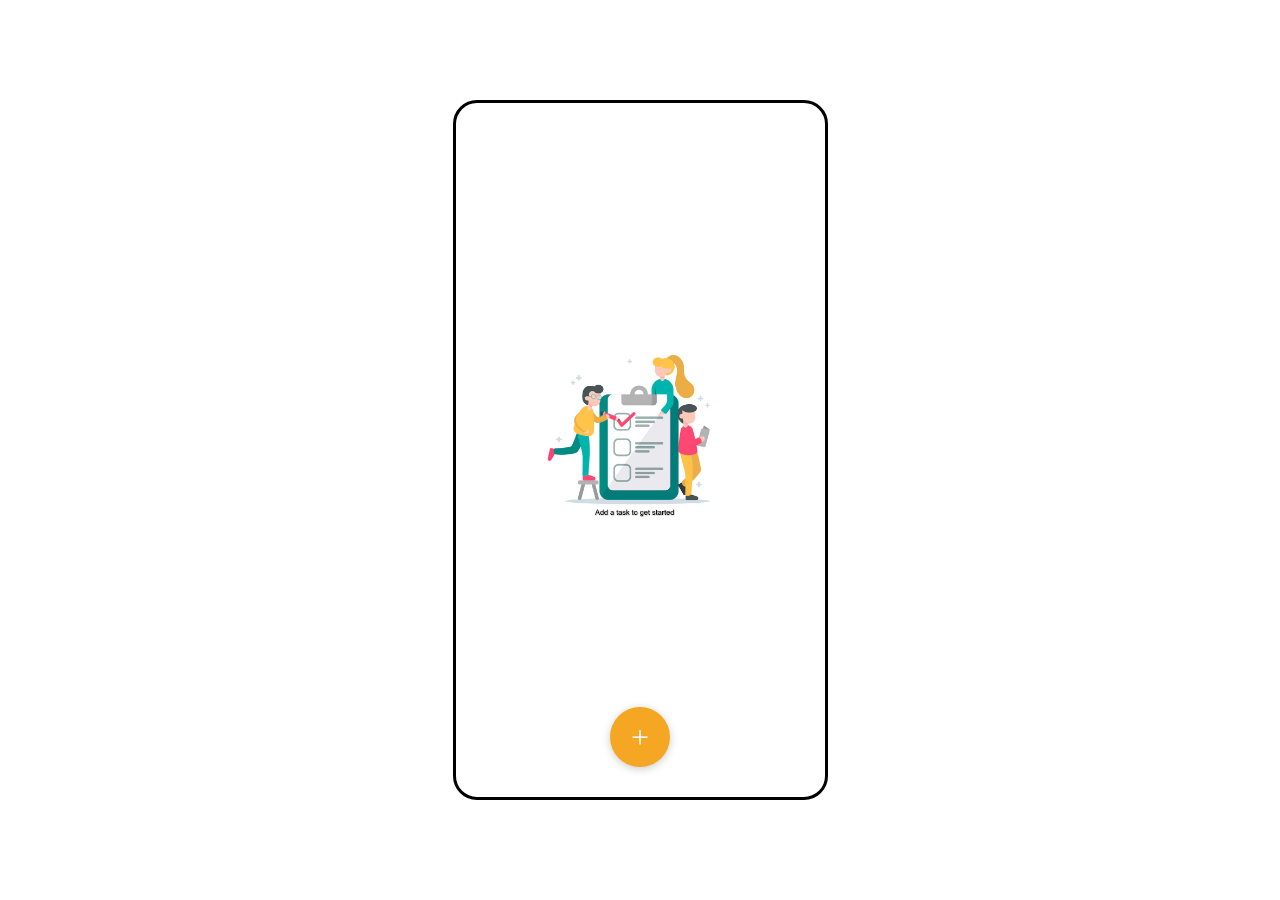
<file: lab2/index.html>
<!DOCTYPE html>
<html lang="ru">
<head>
    <meta charset="UTF-8">
    <meta name="viewport" content="width=device-width, initial-scale=1.0">
    <title>Главная</title>
    <link rel="stylesheet" href="styles.css">
</head>
<body>
    <div class="phone-container">

        <div class="frame1-content" id="emptyState">
            <img src="foto.avif" alt="Logo">
        </div>

        <div class="task-list" id="taskList" style="display: none;"></div>

        <a href="addTask.html" class="fab-button" onclick="openModal()">+</a>
    </div>
    <script src="scripts.js"></script>
</body>
</html>
</file>
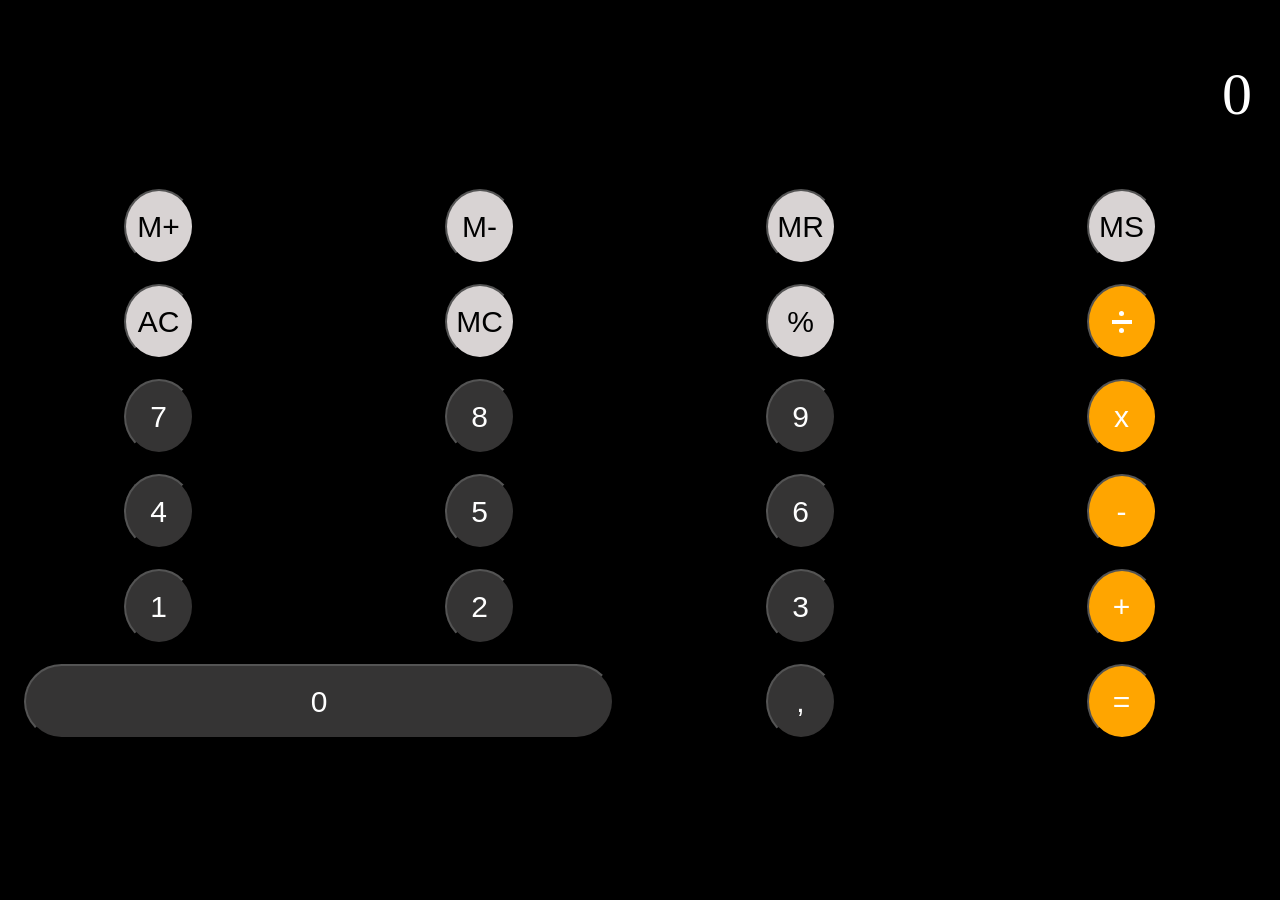
<file: lab1/calc.html>
<!DOCTYPE html>
<html lang="en">
<head>
    <meta charset="UTF-8">
    <meta name="viewport" content="width=device-width, initial-scale=1.0">
    <title>Калькулятор</title>
    <link rel="stylesheet" href="calc.css">
</head>
<body>
    <p id="result">0</p>
    <div class="buttons">
        <button class="round-button lightgrey">
            <span class="button-text black">M+</span>
        </button>
        <button class="round-button lightgrey">
            <span class="button-text">M-</span>
        </button>
        <button class="round-button lightgrey">
            <span class="button-text">MR</span>
        </button>
        <button class="round-button lightgrey">
            <span class="button-text">MS</span>
        </button>
        <button class="round-button lightgrey">
            <span class="button-text">AC</span>
        </button>
        <button class="round-button lightgrey">
            <span class="button-text">MC</span>
        </button>
        <button class="round-button lightgrey" id="percent" data-special="percent">
            <span class="button-text">%</span>
        </button>
        <button class="round-button orange" id="del" data-special="del">
            <span class="button-text white">
                <div class="circle"></div>
                <div class="stick"></div>
                <div class="circle"></div>
            </span>
        </button>
        <button class="round-button darkgrey number">
            <span class="button-text white">7</span>
        </button>
        <button class="round-button darkgrey number">
            <span class="button-text white">8</span>
        </button>
        <button class="round-button darkgrey number">
            <span class="button-text white">9</span>
        </button>
        <button class="round-button orange" id="mult" data-special="mult">
            <span class="button-text white">x</span>
        </button>
        <button class="round-button darkgrey number">
            <span class="button-text white">4</span>
        </button>
        <button class="round-button darkgrey number">
            <span class="button-text white">5</span>
        </button>
        <button class="round-button darkgrey number">
            <span class="button-text white">6</span>
        </button>
        <button class="round-button orange" id="minus" data-special="minus">
            <span class="button-text white">-</span>
        </button>
        <button class="round-button darkgrey number">
            <span class="button-text white">1</span>
        </button>
        <button class="round-button darkgrey number">
            <span class="button-text white">2</span>
        </button>
        <button class="round-button darkgrey number">
            <span class="button-text white">3</span>
        </button>
        <button class="round-button orange" id="plus" data-special="plus">
            <span class="button-text white">+</span>
        </button>
        <button class="round-button darkgrey large number">
            <span class="button-text white">0</span>
        </button>
        <button class="round-button darkgrey" id="comma" data-special="comma">
            <span class="button-text white">,</span>
        </button>
        <button class="round-button orange" id="equal" data-special="equal">
            <span class="button-text white">=</span>
        </button>
    </div>

    <script src="calc.js"></script>
</body>
</html>
</file>
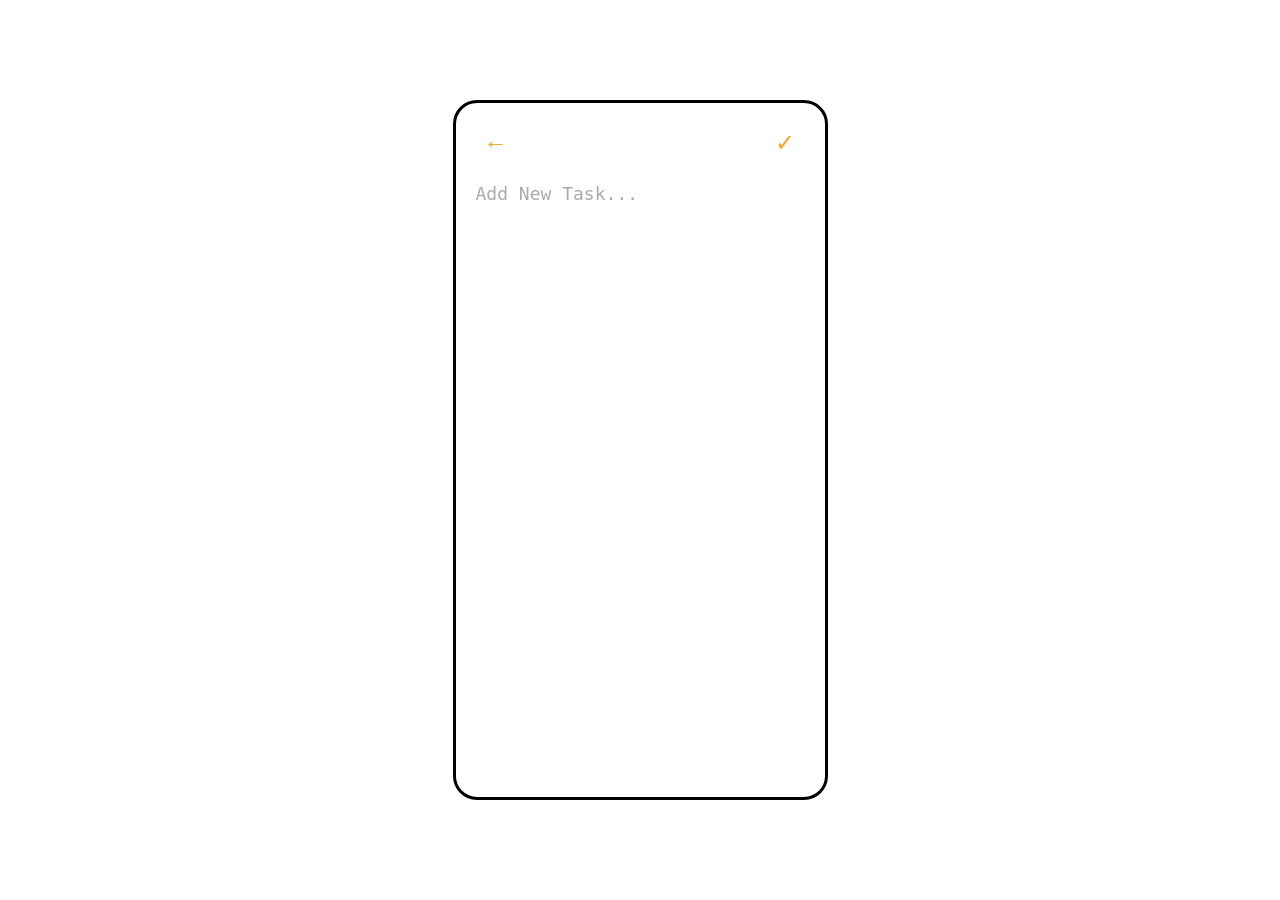
<file: lab2/addTask.html>
<!DOCTYPE html>
<html lang="ru">
<head>
    <meta charset="UTF-8">
    <meta name="viewport" content="width=device-width, initial-scale=1.0">
    <title>Новая задача</title>
    <link rel="stylesheet" href="styles.css">
</head>
<body>
    <div class="phone-container">
        <div class="frame2-header">
            <a href="index.html" class="back-button" onclick="closeModal()">←</a>
            <button class="save-button" onclick="createTask()">✓</button>
        </div>
        <div class="frame2-content">
            <textarea class="task-textarea" id="taskInput" placeholder="Add New Task..."></textarea>
        </div>
    </div>
    <script src="scripts.js"></script>
</body>
</html>
</file>
<file: lab2/styles.css>
* {
    margin: 0;
    padding: 0;
    box-sizing: border-box;
}

body {
    display: flex;
    justify-content: center;
    align-items: center;
    min-height: 100vh;
    padding: 20px;
}

.phone-container {
    width: 375px;
    height: 700px;
    border-radius: 24px;
    overflow: hidden;
    position: relative;
    border: solid black;
    display: flex;
    flex-direction: column;
}


.frame1-header {
    padding: 20px;
    font-size: 14px;
}

.frame1-content {
    flex: 1;
    display: flex;
    flex-direction: column;
    align-items: center;
    justify-content: center;
    padding: 20px;
}

.frame1-content img {
    width: 220px;
    height: auto;
    margin-bottom: 24px;
}

.fab-button {
    position: absolute;
    bottom: 30px;
    left: 50%;
    transform: translateX(-50%);
    width: 60px;
    height: 60px;
    border-radius: 50%;
    background-color: #f5a623;
    border: none;
    cursor: pointer;
    display: flex;
    align-items: center;
    justify-content: center;
    color: #fff;
    font-size: 32px;
    font-weight: 300;
    box-shadow: 0 2px 8px rgba(0, 0, 0, 0.2);
    text-decoration: none;
}

.fab-button:hover {
    background-color: #e6951a;
}

.frame2-header {
    display: flex;
    justify-content: space-between;
    align-items: center;
    padding: 20px;
}

.back-button,
.save-button {
    width: 40px;
    height: 40px;
    border: none;
    background: none;
    cursor: pointer;
    display: flex;
    align-items: center;
    justify-content: center;
    font-size: 24px;
    color: #f5a623;
    text-decoration: none;
}

.save-button {
    color: #f5a623;
}

.frame2-content {
    flex: 1;
    padding: 0 20px 20px;
}

.task-textarea {
    width: 100%;
    height: 200px;
    border: none;
    background: transparent;
    font-size: 18px;
    color: #333;
    resize: none;
    outline: none;
}

.task-textarea::placeholder {
    color: #aaa;
}

.frame3-header {
    padding: 20px;
    font-size: 14px;
    color: #999;
}

.task-list {
    flex: 1;
    padding: 0 20px 100px;
    overflow-y: auto;
}

.task-item {
    display: flex;
    align-items: center;
    background-color: #fff;
    border-radius: 12px;
    padding: 14px 16px;
    margin-block: 7px;
    box-shadow: 0 1px 3px rgba(0, 0, 0, 0.06);
}

.task-status {
    width: 24px;
    height: 24px;
    border-radius: 50%;
    margin-right: 14px;
    display: flex;
    align-items: center;
    justify-content: center;
    flex-shrink: 0;
}

.task-status.completed {
    background-color: #4caf50;
    color: #fff;
    font-size: 14px;
}

.task-status.pending {
    background-color: #e0e0e0;
}

.task-text {
    flex: 1;
    font-size: 15px;
    color: #333;
}

.task-text.completed-text {
    text-decoration: line-through;
    color: #999;
}

.task-actions {
    display: flex;
    gap: 8px;
}

.icon-button {
    width: 28px;
    height: 28px;
    border: none;
    border-radius: 50%;
    cursor: pointer;
    display: flex;
    align-items: center;
    justify-content: center;
    font-size: 14px;
    color: #fff;
    text-decoration: none;
}

.icon-button.edit {
    background-color: #333;
}

.icon-button.delete {
    background-color: #e53935;
}

.icon-button:hover {
    opacity: 0.85;
}
</file>
<file: lab1/calc.css>
html {
    background-color: black;
}

.buttons {
    display: grid;
    grid-template-columns: repeat(4, auto);
    grid-template-rows: repeat(6, auto);
    gap: 20px;
    justify-items: center;
}

.round-button {
    width: 70px;
    height: 75px;
    border-radius: 50%;
}

.large {
    width: 95%;
    grid-column: 1 / span 2;
    border-radius: 50px;
}

.round-button.lightgrey {
    background-color: rgb(216, 211, 211);
}

.round-button.orange {
    background-color: orange;
}

.round-button.darkgrey {
    background-color: rgb(53, 52, 52);
}

.button-text {
    font-size: 30px;
    font-weight: 500;
}

.button-text.white {
    color: white;
}

#result {
    color: white;
    font-size: 60px;
    text-align: right;
    margin-inline: 20px;
}

.circle {
    background-color: white;
    border-radius: 100%;
    width: 5px;
    height: 5px;
    margin: 0 auto;
}

.stick {
    background-color: white;
    width: 20px;
    height: 4px;
    margin: 0 auto;
    margin-block: 4px;
}
</file>
